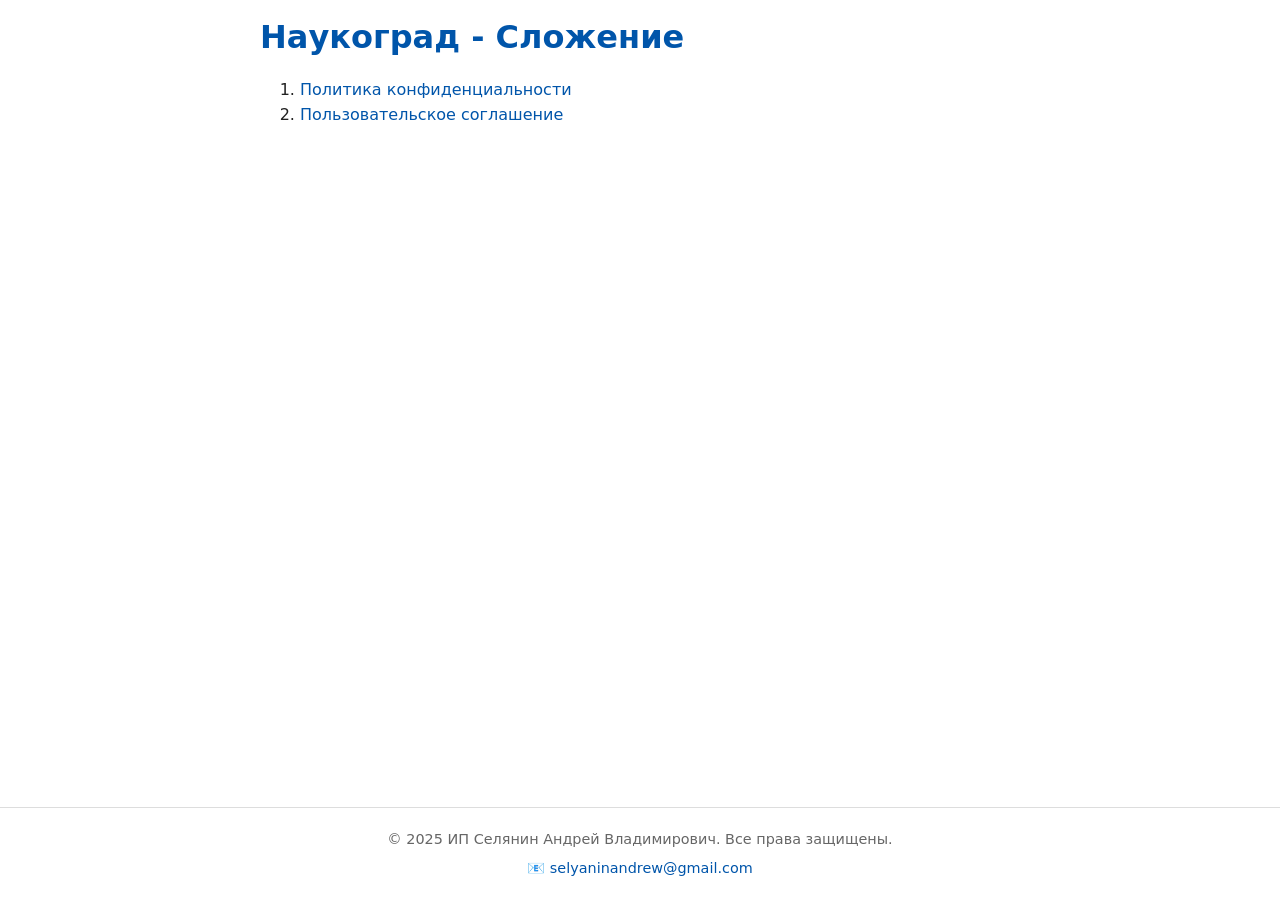
<file: index.htm>
<!DOCTYPE html>
<html lang="ru">
<head>
  <meta charset="UTF-8">
  <meta name="viewport" content="width=device-width, initial-scale=1.0">
  <title>Наукоград - Сложение</title>
  <link rel="stylesheet" href="style.css">
</head>
<body>

<main>
<h1>Наукоград - Сложение</h1>

<ol>
  <li><a href="Scienceville_Addition_PrivacyPolicy.htm">Политика конфиденциальности</a></li>
  <li><a href="Scienceville_Addition_EULA.htm">Пользовательское соглашение</a></li>
</ol>
</main>

<footer>
  <p>© 2025 ИП Селянин Андрей Владимирович. Все права защищены.</p>
  <p><a href="mailto:selyaninandrew@gmail.com">📧 selyaninandrew@gmail.com</a></p>
</footer>

</body>
</html>
</file>
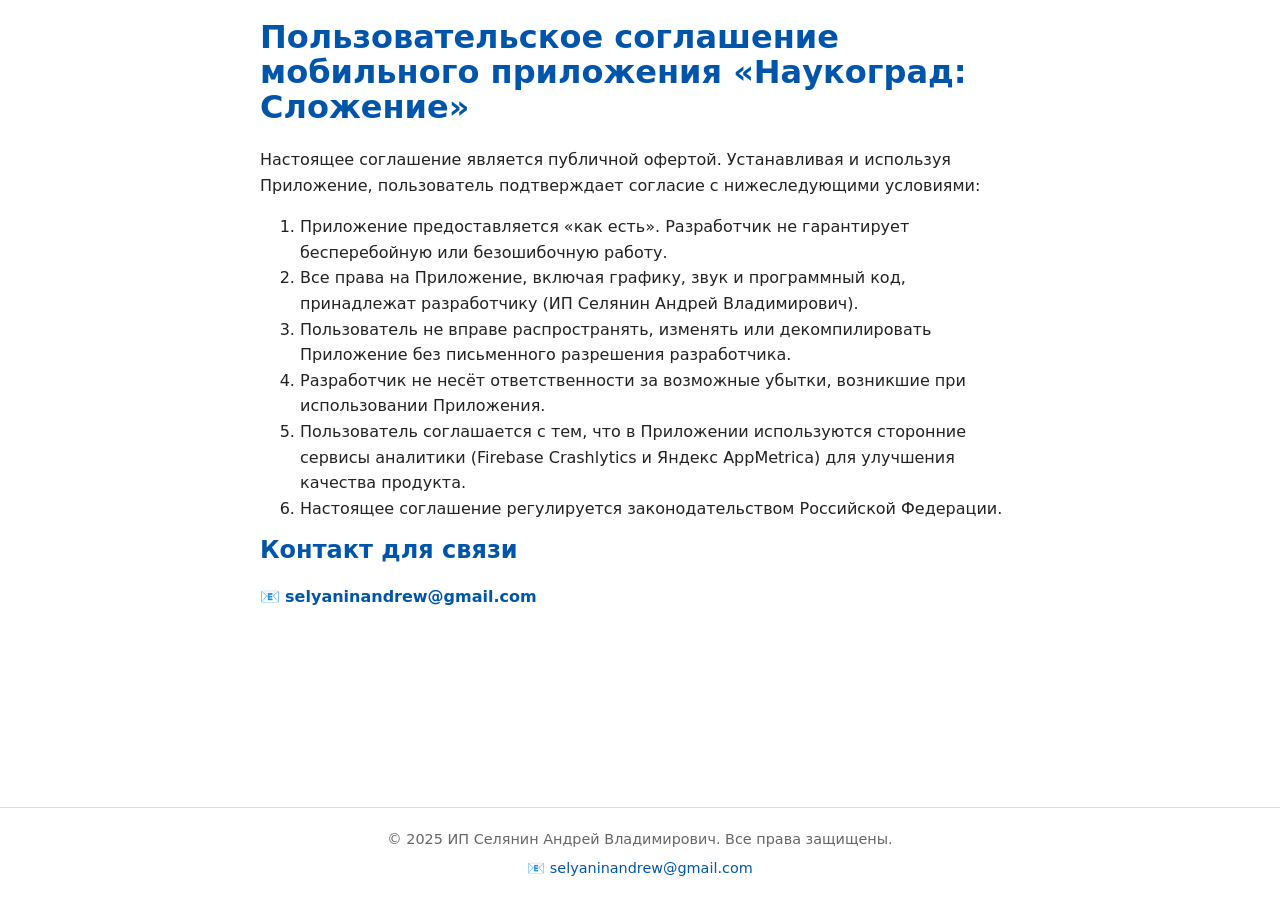
<file: Scienceville_Addition_EULA.htm>
<!DOCTYPE html>
<html lang="ru">
<head>
  <meta charset="UTF-8">
  <meta name="viewport" content="width=device-width, initial-scale=1.0">
  <title>Пользовательское соглашение — Наукоград: Сложение</title>
  <link rel="stylesheet" href="style.css">
</head>
<body>

<main>
<h1>Пользовательское соглашение мобильного приложения «Наукоград: Сложение»</h1>

<p>Настоящее соглашение является публичной офертой. Устанавливая и используя Приложение, пользователь подтверждает согласие с нижеследующими условиями:</p>

<ol>
  <li>Приложение предоставляется «как есть». Разработчик не гарантирует бесперебойную или безошибочную работу.</li>
  <li>Все права на Приложение, включая графику, звук и программный код, принадлежат разработчику (ИП Селянин Андрей Владимирович).</li>
  <li>Пользователь не вправе распространять, изменять или декомпилировать Приложение без письменного разрешения разработчика.</li>
  <li>Разработчик не несёт ответственности за возможные убытки, возникшие при использовании Приложения.</li>
  <li>Пользователь соглашается с тем, что в Приложении используются сторонние сервисы аналитики (Firebase Crashlytics и Яндекс AppMetrica) для улучшения качества продукта.</li>
  <li>Настоящее соглашение регулируется законодательством Российской Федерации.</li>
</ol>

<h2>Контакт для связи</h2>
<p><a href="mailto:selyaninandrew@gmail.com">📧 <strong>selyaninandrew@gmail.com</strong></a></p>
</main>

<footer>
  <p>© 2025 ИП Селянин Андрей Владимирович. Все права защищены.</p>
  <p><a href="mailto:selyaninandrew@gmail.com">📧 selyaninandrew@gmail.com</a></p>
</footer>

</body>
</html>
</file>
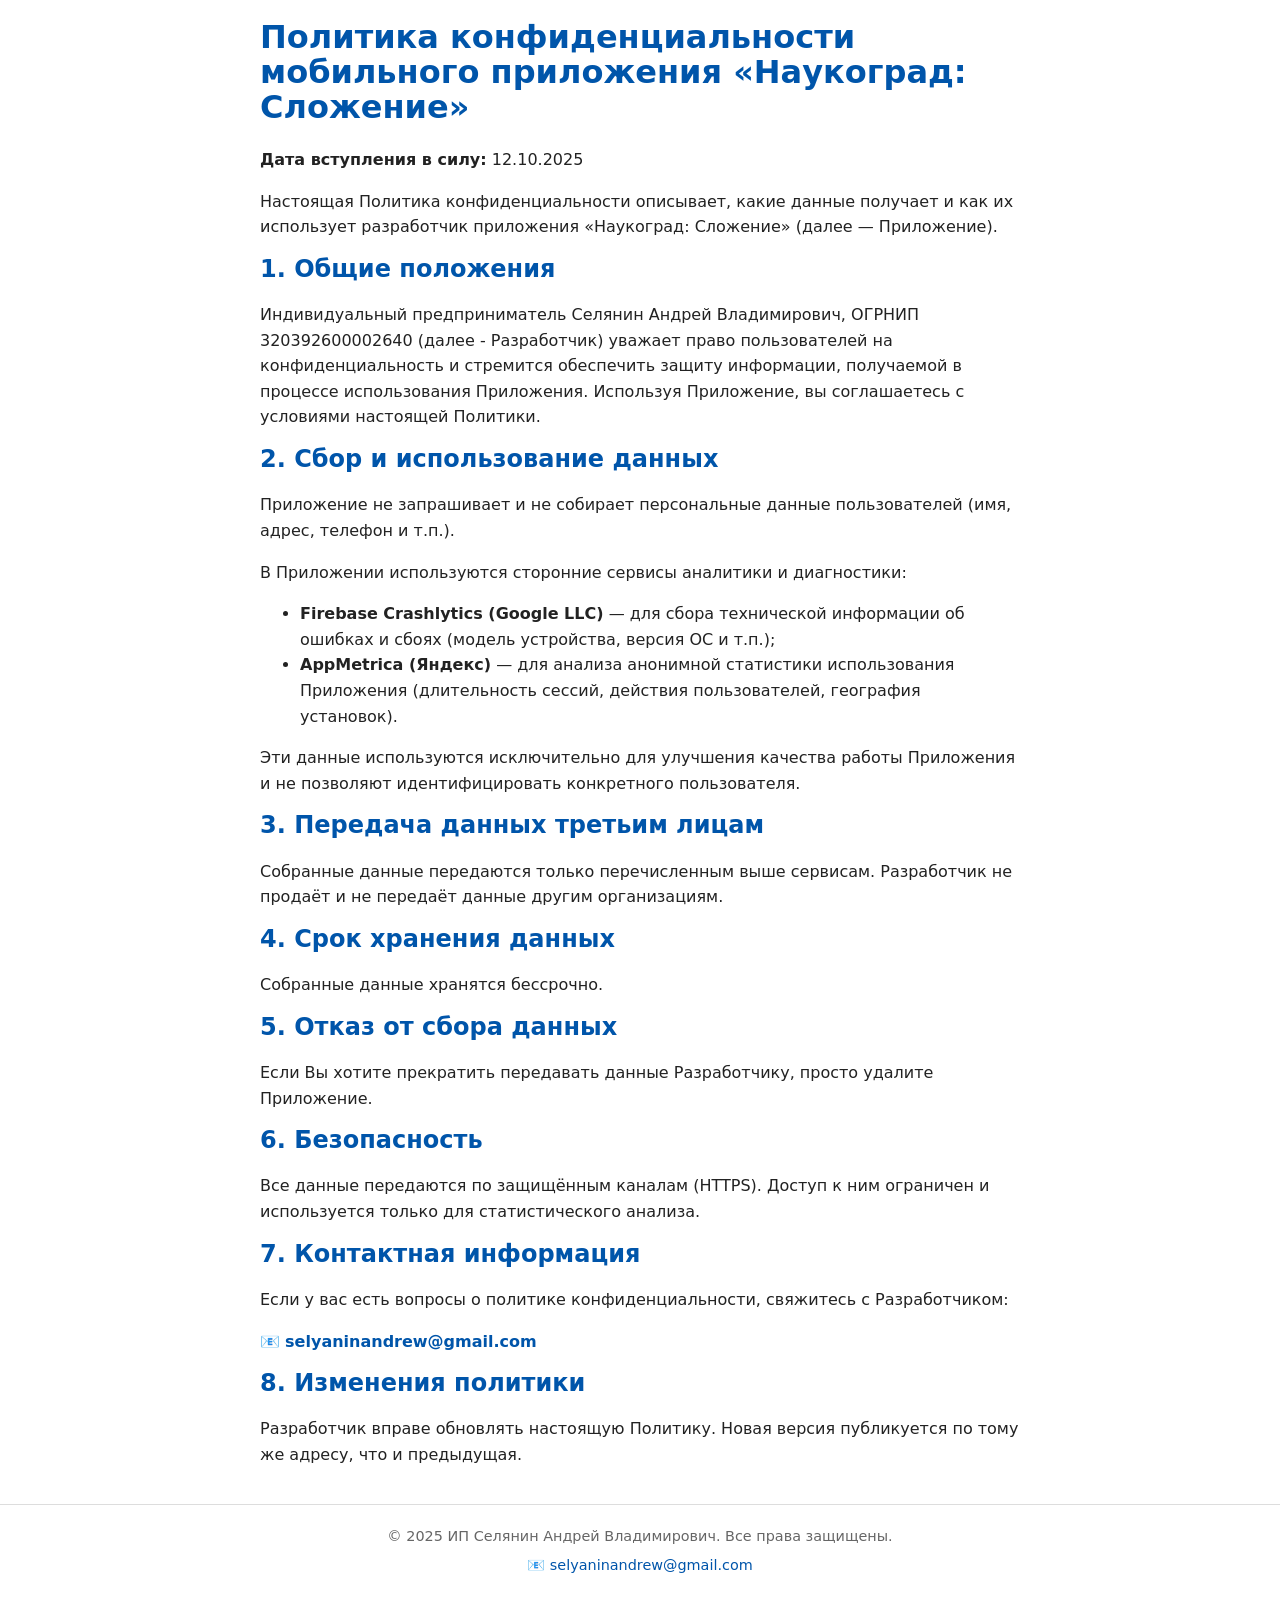
<file: Scienceville_Addition_PrivacyPolicy.htm>
<!DOCTYPE html>
<html lang="ru">
<head>
  <meta charset="UTF-8">
  <meta name="viewport" content="width=device-width, initial-scale=1.0">
  <title>Политика конфиденциальности — Наукоград: Сложение</title>
  <link rel="stylesheet" href="style.css">
</head>
<body>

<main>
<h1>Политика конфиденциальности мобильного приложения «Наукоград: Сложение»</h1>
<p><strong>Дата вступления в силу:</strong> 12.10.2025</p>

<p>Настоящая Политика конфиденциальности описывает, какие данные получает и как их использует разработчик приложения «Наукоград: Сложение» (далее — Приложение).</p>

<h2>1. Общие положения</h2>
<p>Индивидуальный предприниматель Селянин Андрей Владимирович, ОГРНИП 320392600002640 (далее - Разработчик) уважает право пользователей на конфиденциальность и стремится обеспечить защиту информации, получаемой в процессе использования Приложения. Используя Приложение, вы соглашаетесь с условиями настоящей Политики.</p>

<h2>2. Сбор и использование данных</h2>
<p>Приложение не запрашивает и не собирает персональные данные пользователей (имя, адрес, телефон и т.п.).</p>
<p>В Приложении используются сторонние сервисы аналитики и диагностики:</p>
<ul>
  <li><strong>Firebase Crashlytics (Google LLC)</strong> — для сбора технической информации об ошибках и сбоях (модель устройства, версия ОС и т.п.);</li>
  <li><strong>AppMetrica (Яндекс)</strong> — для анализа анонимной статистики использования Приложения (длительность сессий, действия пользователей, география установок).</li>
</ul>
<p>Эти данные используются исключительно для улучшения качества работы Приложения и не позволяют идентифицировать конкретного пользователя.</p>

<h2>3. Передача данных третьим лицам</h2>
<p>Собранные данные передаются только перечисленным выше сервисам. Разработчик не продаёт и не передаёт данные другим организациям.</p>

<h2>4. Срок хранения данных</h2>
<p>Собранные данные хранятся бессрочно.</p>

<h2>5. Отказ от сбора данных</h2>
<p>Если Вы хотите прекратить передавать данные Разработчику, просто удалите Приложение.</p>

<h2>6. Безопасность</h2>
<p>Все данные передаются по защищённым каналам (HTTPS). Доступ к ним ограничен и используется только для статистического анализа.</p>

<h2>7. Контактная информация</h2>
<p>Если у вас есть вопросы о политике конфиденциальности, свяжитесь с Разработчиком:</p>
<p><a href="mailto:selyaninandrew@gmail.com">📧 <strong>selyaninandrew@gmail.com</strong></a></p>

<h2>8. Изменения политики</h2>
<p>Разработчик вправе обновлять настоящую Политику. Новая версия публикуется по тому же адресу, что и предыдущая.</p>
</main>

<footer>
  <p>© 2025 ИП Селянин Андрей Владимирович. Все права защищены.</p>
  <p><a href="mailto:selyaninandrew@gmail.com">📧 selyaninandrew@gmail.com</a></p>
</footer>

</body>
</html>
</file>
<file: style.css>
/* Сбрасываем отступы по умолчанию */
* {
  box-sizing: border-box;
}

html, body {
  height: 100%;
  margin: 0;
  padding: 0;
}

/* Основная структура страницы */
body {
  display: flex;
  flex-direction: column;
  min-height: 100vh;
  font-family: system-ui, sans-serif;
  color: #222;
  line-height: 1.6;
  background-color: #fff;
}

/* Контейнер с контентом (центрируем, ограничиваем ширину и даём отступы) */
main {
  flex: 1;
  max-width: 800px;
  width: 100%;
  margin: 0 auto;
  padding: 20px 20px;
}

/* Заголовки и ссылки */
h1, h2 {
  color: #0055aa;
  margin-top: 0; /* убираем лишний верхний отступ */
  line-height: 1.1;
}

a {
  color: #0055aa;
  text-decoration: none;
}
a:hover {
  text-decoration: underline;
}

/* Футер прижат к низу */
footer {
  margin-top: auto;
  text-align: center;
  font-size: 0.9em;
  color: #666;
  padding: 10px 0;
  border-top: 1px solid #ddd;
  background-color: #fff;
  width: 100%;
  line-height: 1;
}
</file>
